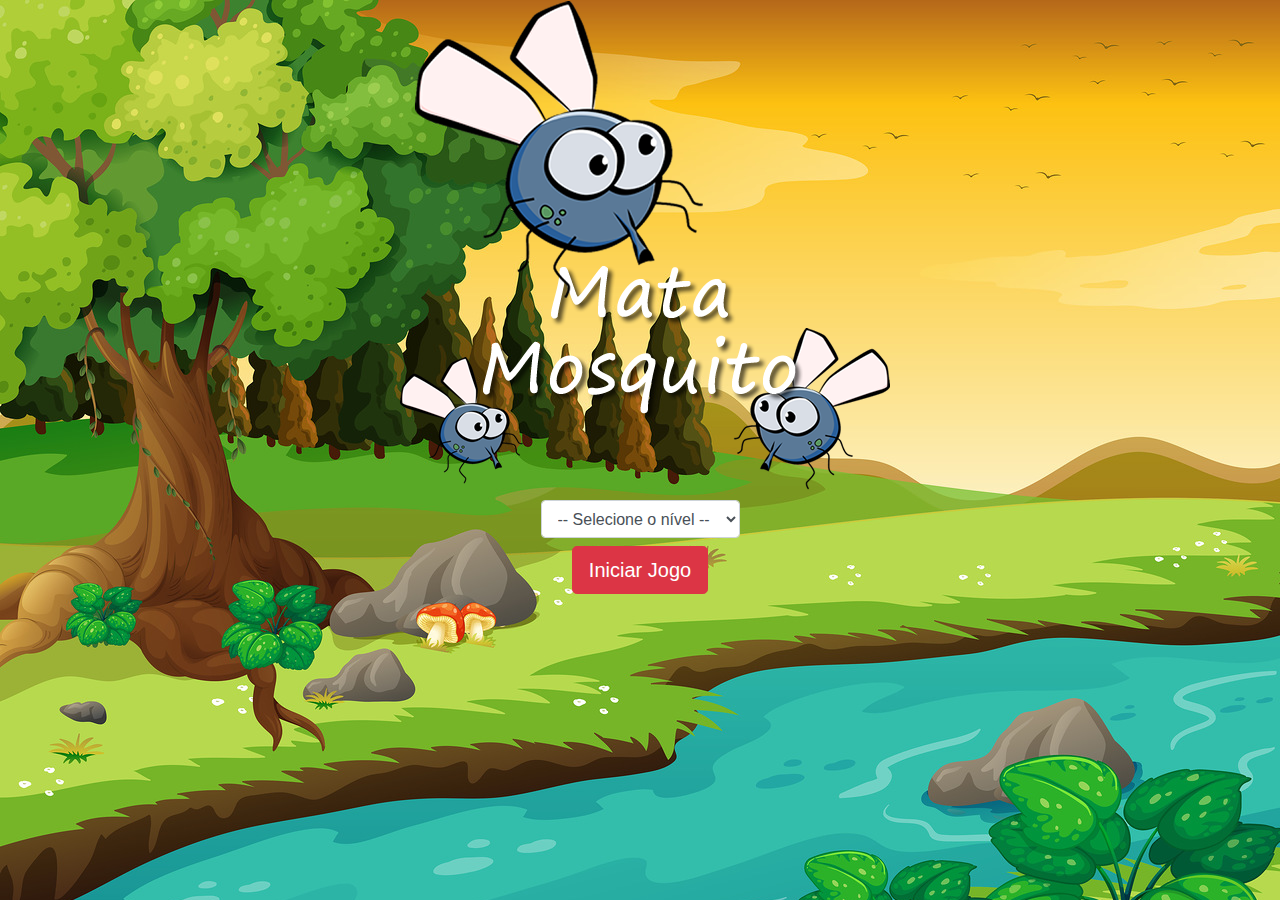
<file: index.html>
<!DOCTYPE html>
<html>
	<head>
		<title>Mata mosquito</title>
		<link rel="icon" href="imagens/mosquito.png">
		<meta charset="utf-8">
		<link rel="stylesheet" href="https://maxcdn.bootstrapcdn.com/bootstrap/4.0.0/css/bootstrap.min.css" integrity="sha384-Gn5384xqQ1aoWXA+058RXPxPg6fy4IWvTNh0E263XmFcJlSAwiGgFAW/dAiS6JXm" crossorigin="anonymous">

		<link rel="stylesheet" href="estilo.css" />

		<script>
			function iniciarJogo() {
				var nivel = document.getElementById('nivel').value

				if(nivel === ''){
					alert('Selecione um nível para iniciar o jogo')
					return false
				}

				window.location.href = 'app.html?' + nivel
			}
		</script>
	</head>
	<body>

		<div class="container">
			<div class="row">
				<div class="col">
					<div class="d-flex justify-content-center">
					<img src="imagens/game.png"/>
					</div>
				</div>
			</div>

			<div class="row">
				<div class="col">
					<div class="d-flex justify-content-center">
						<div class="mb-2">
							<select class="form-control" id="nivel">
								<option value="">-- Selecione o nível --</opttion>
								<option value="normal">Normal</option>
								<option value="dificil">Difícil</option>
								<option value="chucknorris">Chuck Norris</option>
						</select>
						</div>
					</div>
				</div>
			</div>

			<div class="row">
				<div class="col">
					<div class="d-flex justify-content-center">
					<button type="button" class="btn btn-danger btn-lg" onclick="iniciarJogo()">Iniciar Jogo</button>
					</div>
				</div>
			</div>
		</div>

	</body>
</html>
</file>
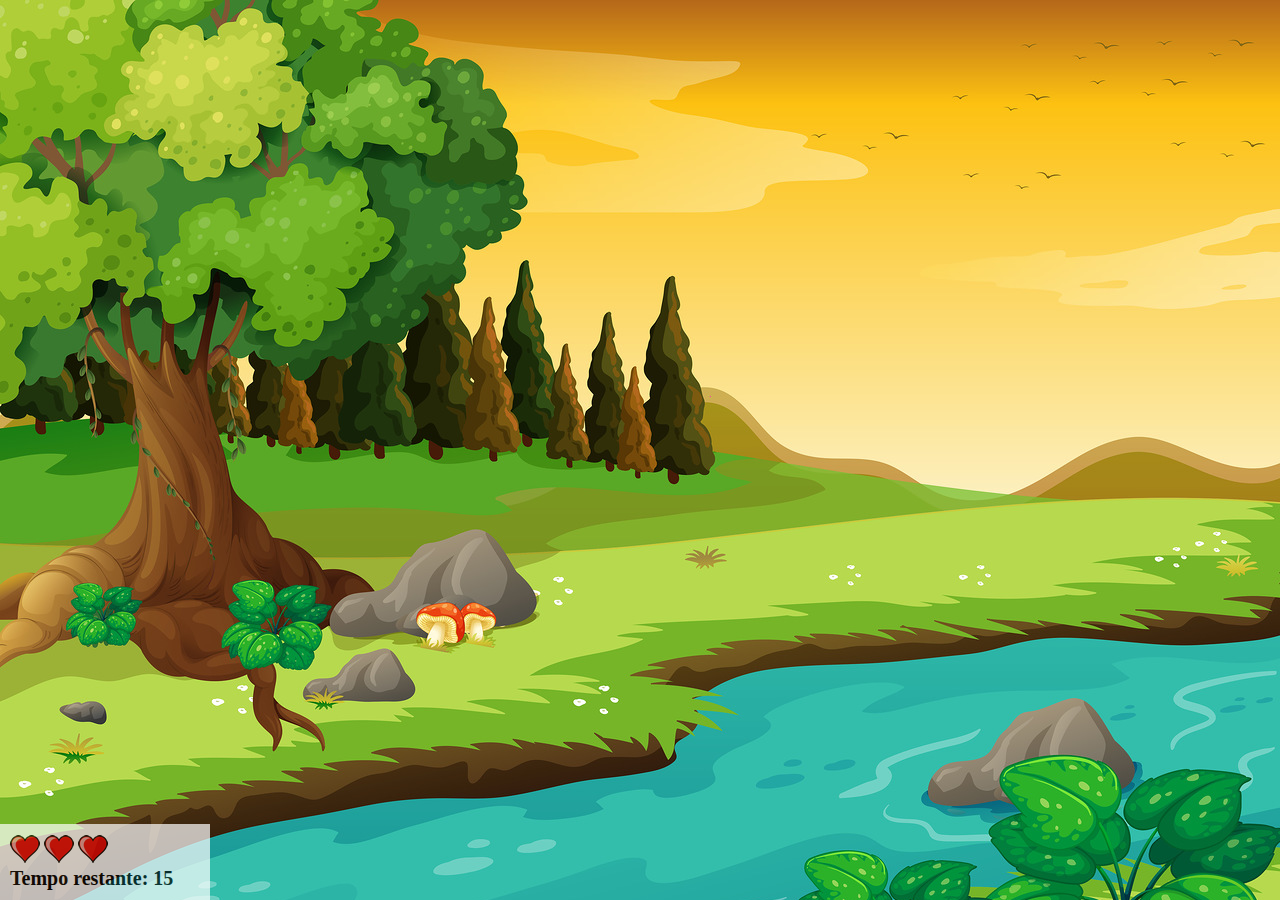
<file: app.html>
<!DOCTYPE html>
<html>
	<head>
		<title>Mata mosquito</title>
		<link rel="icon" href="imagens/mosquito.png">
		<meta charset="utf-8">

		<link rel="stylesheet" href="estilo.css" />
		<script src="jogo.js"></script>
	</head>
	<body onresize="ajustaTamanhoPalcoJogo()">

		<div class="painel">
			<div class="vidas">
				<img id="v1" src="imagens/coracao_cheio.png"/>
				<img id="v2" src="imagens/coracao_cheio.png"/>
				<img id="v3" src="imagens/coracao_cheio.png"/>
			</div>

			<div class="cronometro">Tempo restante: <span id="cronometro"></span> </div>
		</div>

		<script>
			document.getElementById('cronometro').innerHTML = tempo

			var criaMosquito = setInterval(function() {
				posicaoRandomica()
			}, criaMosquitoTempo)
		</script>
	</body>	
</html>
</file>
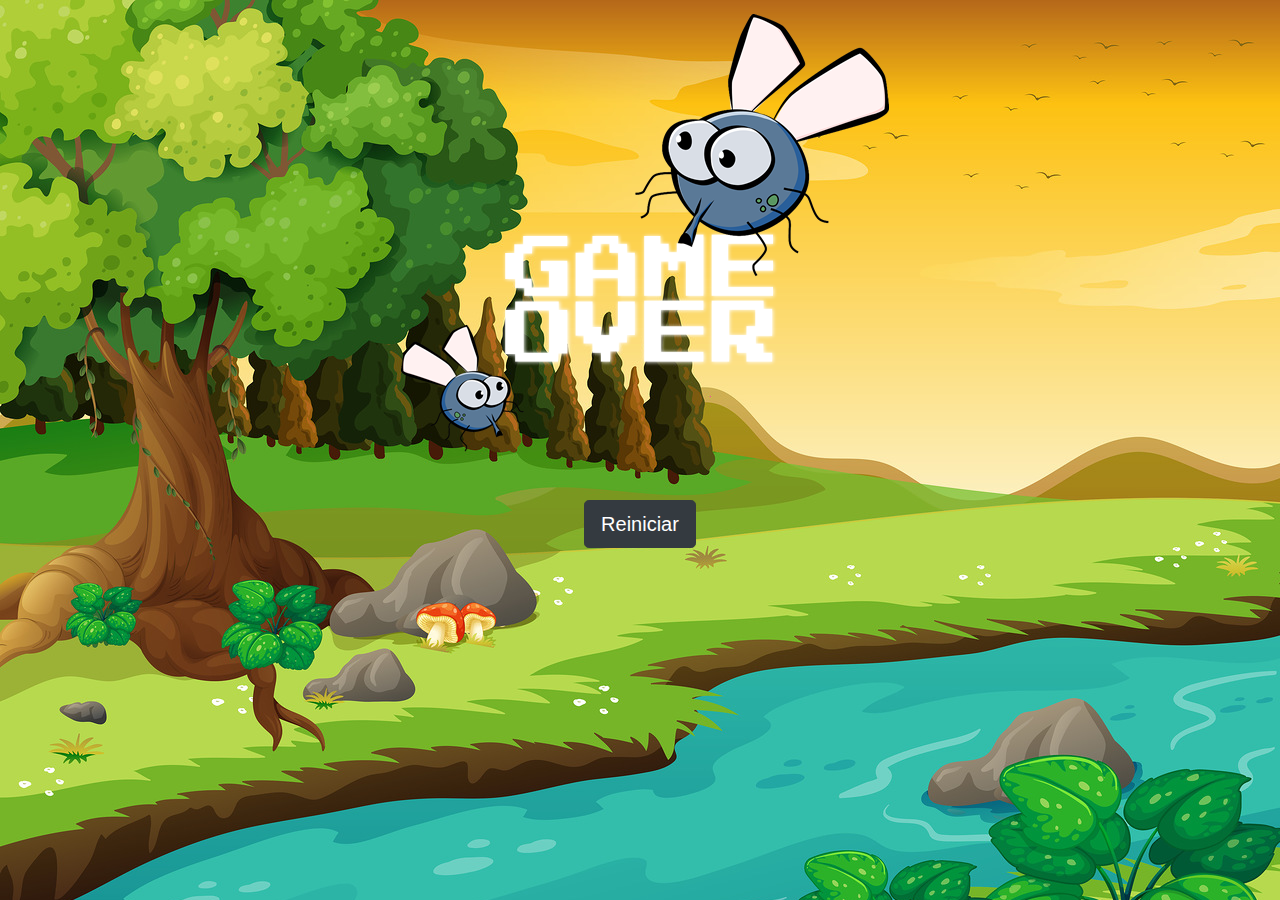
<file: fim_de_jogo.html>
<!DOCTYPE html>
<html>
	<head>
		<title>Game Over</title>
		<link rel="icon" href="imagens/mosquito.png">
		<meta charset="utf-8">
		<link rel="stylesheet" href="https://maxcdn.bootstrapcdn.com/bootstrap/4.0.0/css/bootstrap.min.css" integrity="sha384-Gn5384xqQ1aoWXA+058RXPxPg6fy4IWvTNh0E263XmFcJlSAwiGgFAW/dAiS6JXm" crossorigin="anonymous">

		<link rel="stylesheet" href="estilo.css" />
	</head>
	<body>

		<div class="container">
			<div class="row">
				<div class="col">
					<div class="d-flex justify-content-center">
					<img src="imagens/game_over.png"/>
					</div>
				</div>
			</div>

			<div class="row">
				<div class="col">
					<div class="d-flex justify-content-center">
					<button type="button" class="btn btn-dark btn-lg" onclick="window.location.href = 'index.html'">Reiniciar</button>
					</div>
				</div>
			</div>
		</div>

	</body>
</html>
</file>
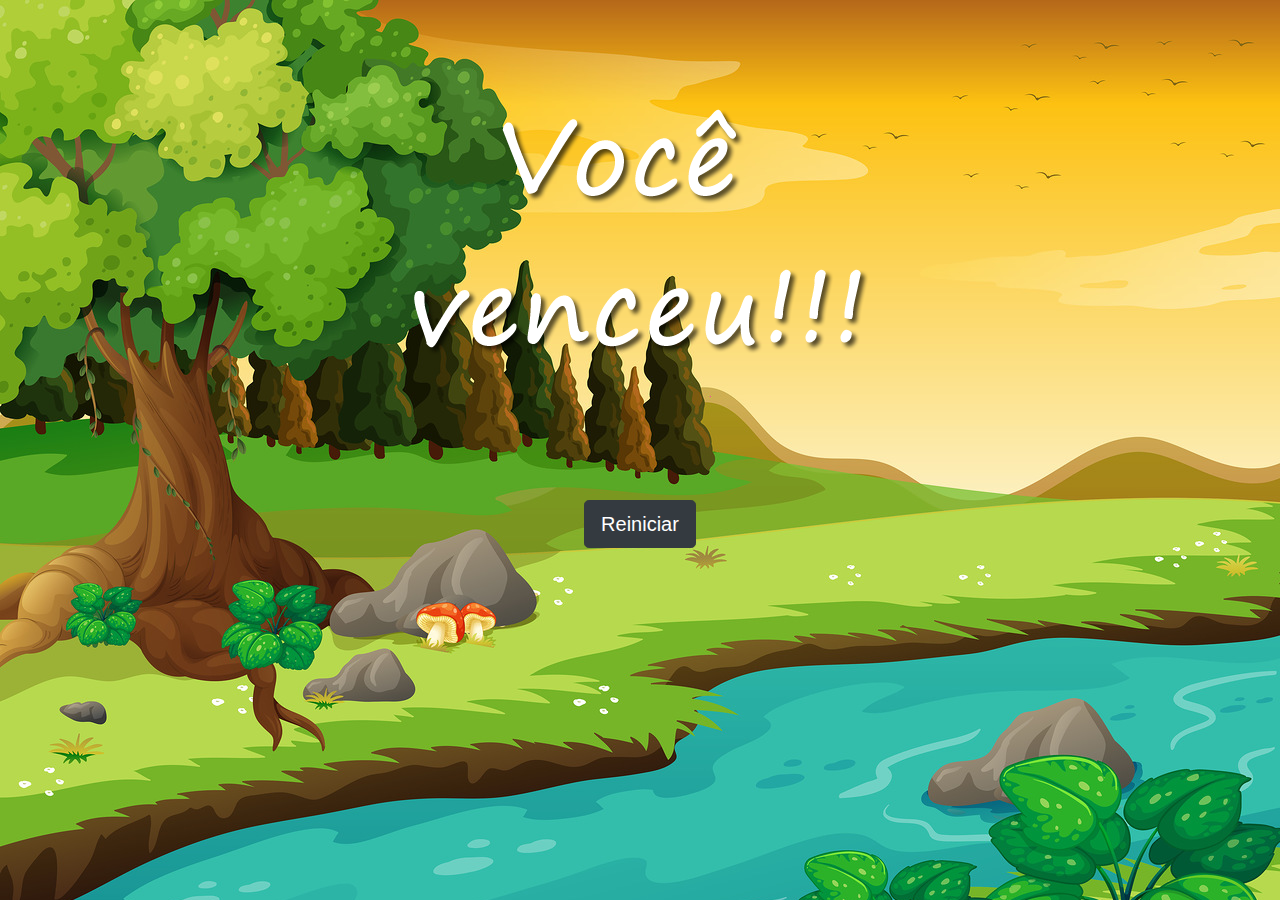
<file: vitoria.html>
<!DOCTYPE html>
<html>
	<head>
		<title>Você venceu!</title>
		<link rel="icon" href="imagens/mosquito.png">
		<meta charset="utf-8">
		<link rel="stylesheet" href="https://maxcdn.bootstrapcdn.com/bootstrap/4.0.0/css/bootstrap.min.css" integrity="sha384-Gn5384xqQ1aoWXA+058RXPxPg6fy4IWvTNh0E263XmFcJlSAwiGgFAW/dAiS6JXm" crossorigin="anonymous">

		<link rel="stylesheet" href="estilo.css" />
	</head>
	<body>

		<div class="container">
			<div class="row">
				<div class="col">
					<div class="d-flex justify-content-center">
					<img src="imagens/vitoria.png"/>
					</div>
				</div>
			</div>

			<div class="row">
				<div class="col">
					<div class="d-flex justify-content-center">
					<button type="button" class="btn btn-dark btn-lg" onclick="window.location.href = 'index.html'">Reiniciar</button>
					</div>
				</div>
			</div>
		</div>

	</body>
</html>
</file>
<file: estilo.css>
html {
	cursor: url(imagens/mata_mosquito.png) 30 30, auto;
}

body {
	background-image: url(imagens/bg.jpg);
	background-repeat: no-repeat;
	background-size: 100%;
}
.mosquito1 {
	width: 50px;
	height: 50px;
}

.mosquito2 {
	width: 70px;
	height: 70px;
}

.mosquito3 {
	width: 90px;
	height: 90px;
}

.ladoA{
	transform: scaleX(1);
}

.ladoB {
	transform: scaleX(-1);
}

.painel {
	position: absolute;
	width: 190px;
	padding: 10px;
	left: 0px;
	bottom: 0px;
	border-top: solid 1px #fff;
	background-color: #fff;
	opacity: 0.7;
}

.vidas {
	float: left;
}

.cronometro{
	float: left;
	font-size: 20px;
	font-weight: bold;
}
</file>
